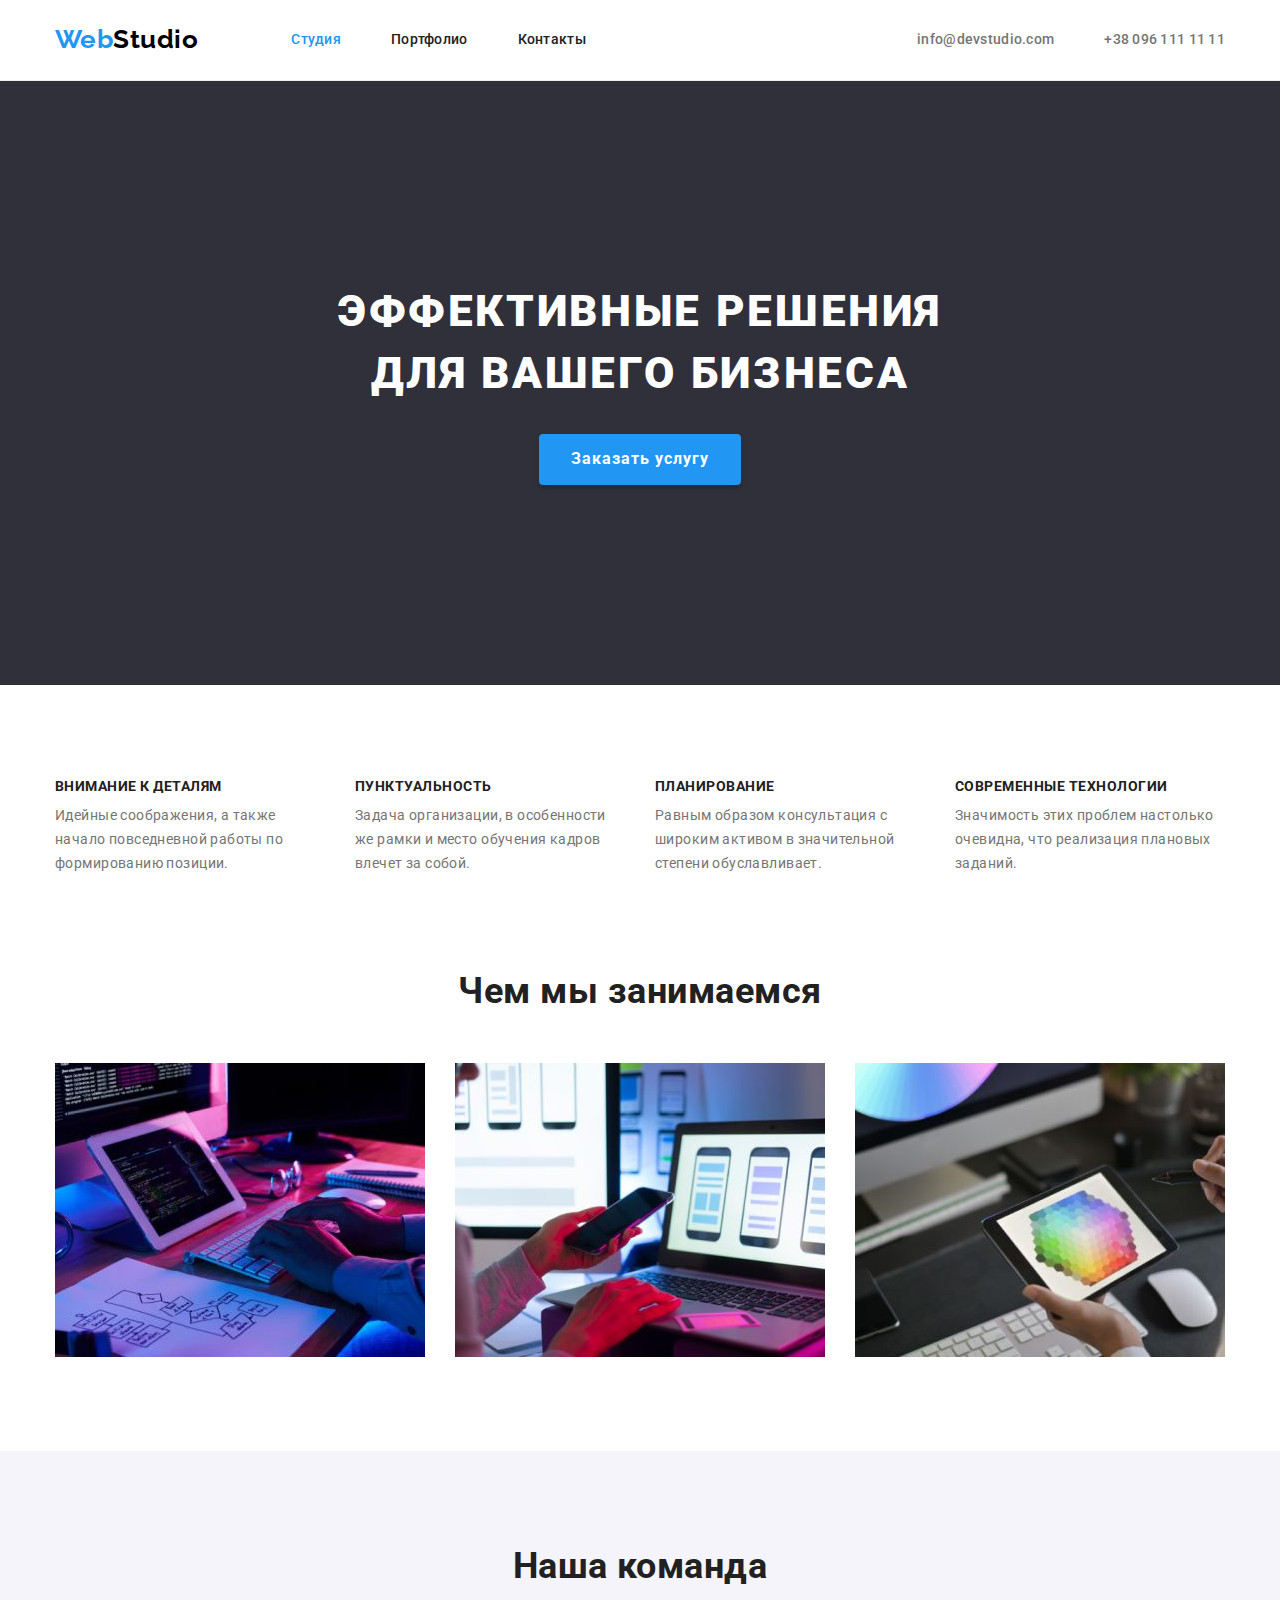
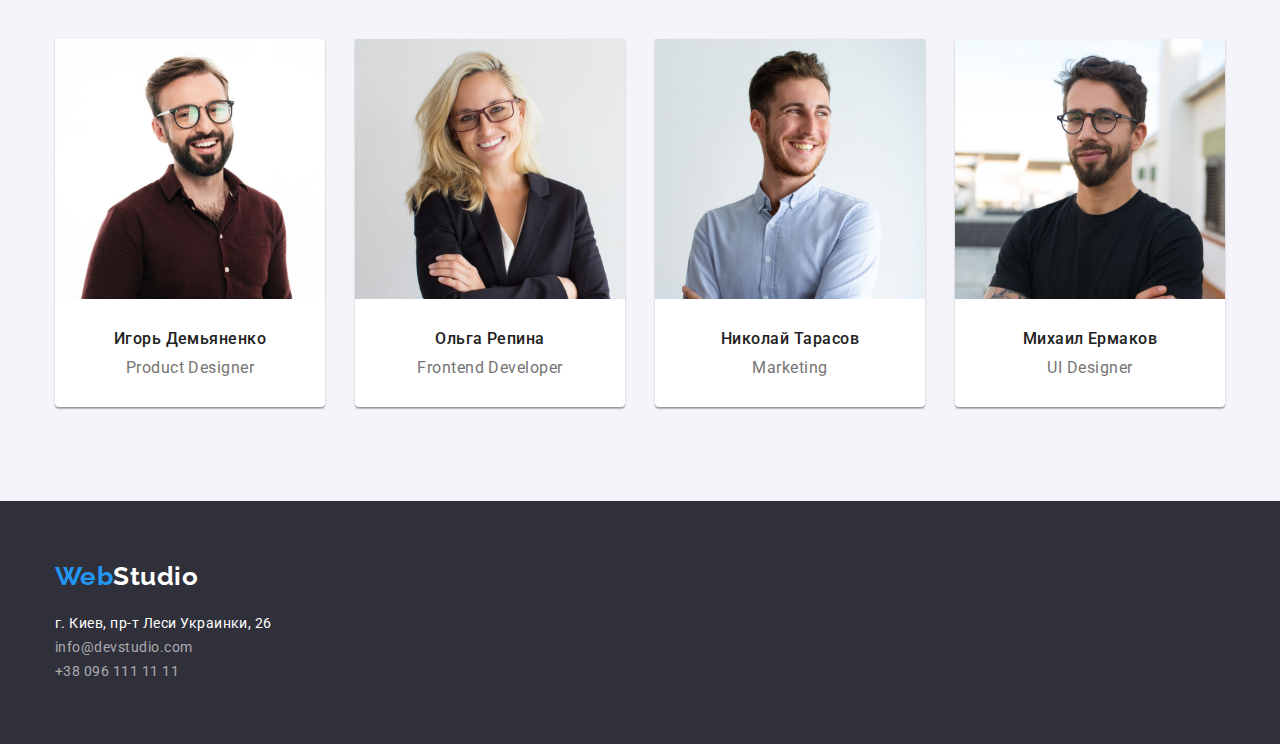
<file: index.html>
<!DOCTYPE html>
<html lang="ru">
  <head>
    <meta charset="UTF-8" />
    <meta http-equiv="X-UA-Compatible" content="IE=edge" />
    <meta name="viewport" content="width=device-width, initial-scale=1.0" />
    <title>Cтудия</title>
    <link rel="preconnect" href="https://fonts.googleapis.com" />
    <link rel="preconnect" href="https://fonts.gstatic.com" crossorigin />
    <link
      href="https://fonts.googleapis.com/css2?family=Raleway:wght@700&family=Roboto:wght@400;500;700;900&display=swap"
      rel="stylesheet"
    />
    <link
      rel="stylesheet"
      href="https://cdnjs.cloudflare.com/ajax/libs/modern-normalize/1.1.0/modern-normalize.min.css"
    />
    <link rel="stylesheet" href="./css/styles.css" />
  </head>
  <body>
    <!--Header-->
    <header class="header">
      <div class="container">
        <nav>
          <ul class="site-nav list">
            <li class="item">
              <a href="./index.html" class="logo" lang="en">
                <span class="logo-first-part">Web</span>Studio</a
              >
            </li>
            <li class="item"><a href="./index.html" class="link current">Студия</a></li>
            <li class="item"><a href="./portfolio.html" class="link">Портфолио</a></li>
            <li class="item"><a href="" class="link">Контакты</a></li>
          </ul>
        </nav>
        <ul class="contact-us list">
          <li class="item">
            <a href="mailto:info@devstudio.com" class="link">info@devstudio.com</a>
          </li>
          <li class="item">
            <a href="tel:+380961111111" class="link">+38 096 111 11 11</a>
          </li>
        </ul>
      </div>
    </header>
    <main>
      <!--Hero-->
      <section class="hero">
        <div class="container">
          <h1 class="title">
            Эффективные решения <br />
            для вашего бизнеса
          </h1>
          <button type="button" class="button">Заказать услугу</button>
        </div>
      </section>
      <!--Our advantages-->
      <section class="section advantages">
        <div class="container">
          <ul class="list-advantages list">
            <li class="item">
              <h3 class="subtitle">Внимание к деталям</h3>
              <p>
                Идейные соображения, а также начало повседневной работы по формированию позиции.
              </p>
            </li>
            <li class="item">
              <h3 class="subtitle">Пунктуальность</h3>
              <p>
                Задача организации, в особенности же рамки и место обучения кадров влечет за собой.
              </p>
            </li>
            <li class="item">
              <h3 class="subtitle">Планирование</h3>
              <p>
                Равным образом консультация с широким активом в значительной степени обуславливает.
              </p>
            </li>
            <li class="item">
              <h3 class="subtitle">Современные технологии</h3>
              <p>Значимость этих проблем настолько очевидна, что реализация плановых заданий.</p>
            </li>
          </ul>
        </div>
      </section>
      <!--What we do-->
      <section class="section">
        <div class="container work">
          <h2 class="title">Чем мы занимаемся</h2>
          <ul class="list works">
            <li class="item">
              <img src="./images/box1_what_we_do.jpg" alt="Десктопные приложения" width="370" />
            </li>
            <li class="item">
              <img src="./images/box2_what_we_do.jpg" alt="Мобильные приложения" width="370" />
            </li>
            <li class="item">
              <img src="./images/box3_what_we_do.jpg" alt="Дизайнерские решения" width="370" />
            </li>
          </ul>
        </div>
      </section>
      <!--Our team-->
      <section class="section our-team">
        <div class="container">
          <h2 class="title">Наша команда</h2>
          <ul class="list team">
            <li class="item">
              <img src="./images/team1.jpg" alt="Игорь Демьяненко" width="270" />
              <div class="team-item">
                <h3 class="subtitle">Игорь Демьяненко</h3>
                <p>Product Designer</p>
              </div>
            </li>
            <li class="item">
              <img src="./images/team2.jpg" alt="Ольга Репина" width="270" />

              <div class="team-item">
                <h3 class="subtitle">Ольга Репина</h3>
                <p>Frontend Developer</p>
              </div>
            </li>
            <li class="item">
              <img src="./images/team3.jpg" alt="Николай Тарасов" width="270" />

              <div class="team-item">
                <h3 class="subtitle">Николай Тарасов</h3>
                <p>Marketing</p>
              </div>
            </li>
            <li class="item">
              <img src="./images/team4.jpg" alt="Михаил Ермаков" width="270" />
              <div class="team-item">
                <h3 class="subtitle">Михаил Ермаков</h3>
                <p>UI Designer</p>
              </div>
            </li>
          </ul>
        </div>
      </section>
    </main>
    <!--Contacts-->
    <footer class="contacts">
      <div class="container footer">
        <a href="./index.html" class="logo" lang="en">
          <span class="logo-first-part">Web</span>Studio</a
        >
        <address>
          <ul class="list">
            <li><a href="" class="link adress">г. Киев, пр-т Леси Украинки, 26</a></li>
            <li><a href="mailto:info@devstudio.com" class="link">info@devstudio.com</a></li>
            <li><a href="tel:+380961111111" class="link">+38 096 111 11 11</a></li>
          </ul>
        </address>
      </div>
    </footer>
  </body>
</html>
</file>
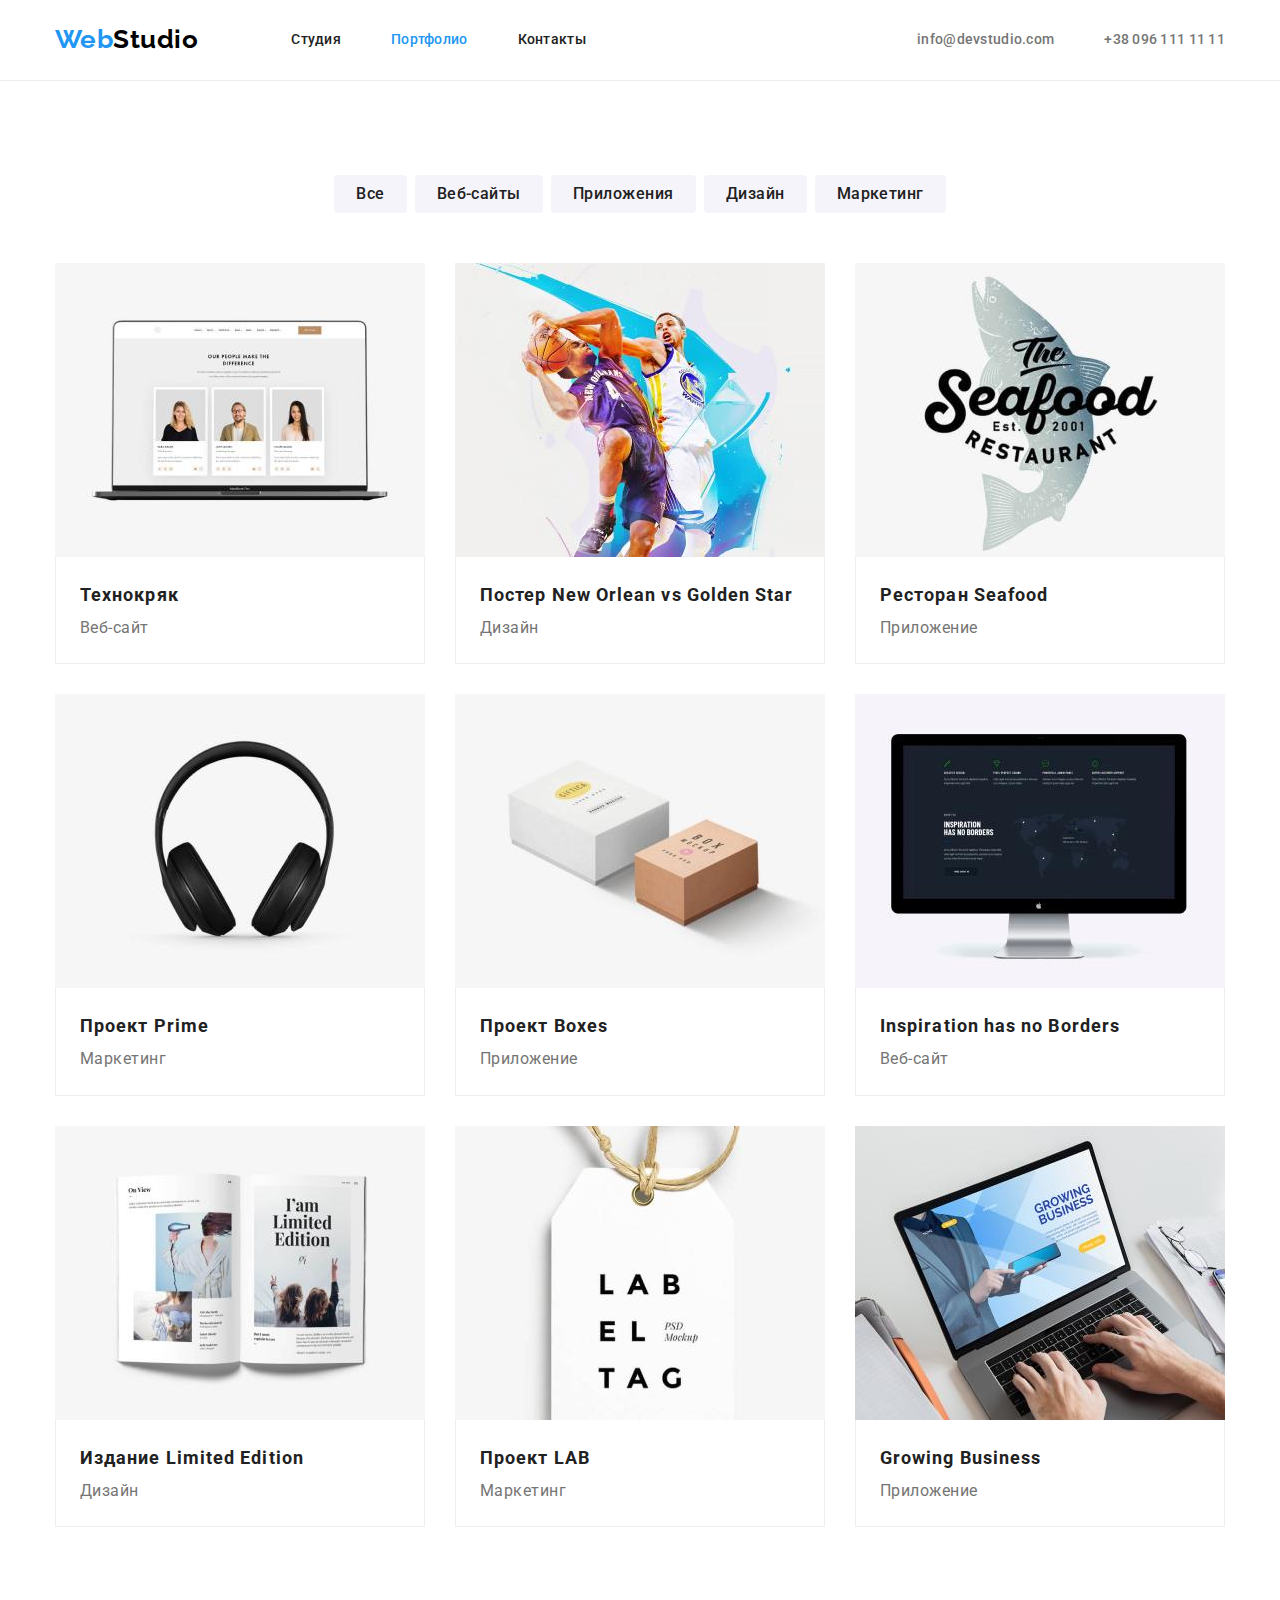
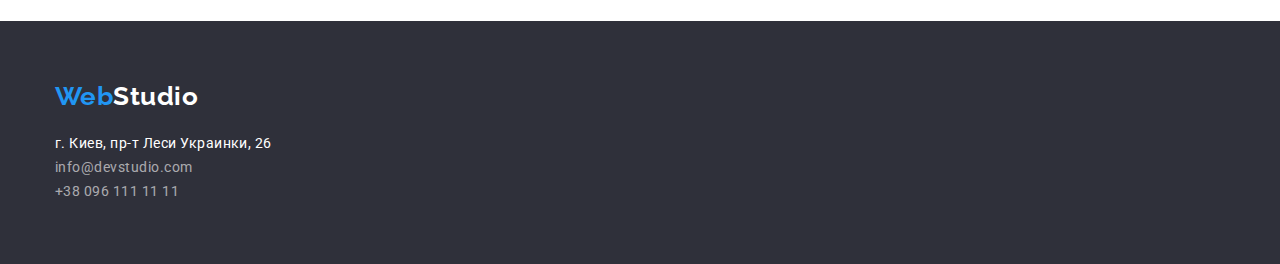
<file: portfolio.html>
<!DOCTYPE html>
<html lang="ru">
  <head>
    <meta charset="UTF-8" />
    <meta http-equiv="X-UA-Compatible" content="IE=edge" />
    <meta name="viewport" content="width=device-width, initial-scale=1.0" />
    <title>Портфолио</title>
    <link rel="preconnect" href="https://fonts.googleapis.com" />
    <link rel="preconnect" href="https://fonts.gstatic.com" crossorigin />
    <link
      href="https://fonts.googleapis.com/css2?family=Raleway:wght@700&family=Roboto:wght@400;500;700;900&display=swap"
      rel="stylesheet"
    />
    <link
      rel="stylesheet"
      href="https://cdnjs.cloudflare.com/ajax/libs/modern-normalize/1.1.0/modern-normalize.min.css"
    />
    <link rel="stylesheet" href="./css/styles.css" />
  </head>
  <body>
    <!--Header-->
    <header class="header">
      <div class="container">
        <nav>
          <ul class="site-nav list">
            <li class="item">
              <a href="./index.html" class="logo" lang="en">
                <span class="logo-first-part">Web</span>Studio</a
              >
            </li>
            <li class="item"><a href="./index.html" class="link">Студия</a></li>
            <li class="item"><a href="./portfolio.html" class="link current">Портфолио</a></li>
            <li class="item"><a href="" class="link">Контакты</a></li>
          </ul>
        </nav>
        <ul class="contact-us list">
          <li class="item">
            <a href="mailto:info@devstudio.com" class="link">info@devstudio.com</a>
          </li>
          <li class="item">
            <a href="tel:+380961111111" class="link">+38 096 111 11 11</a>
          </li>
        </ul>
      </div>
    </header>
    <main>
      <!-- Galery navigation-->
      <section class="portfolio">
        <div class="container">
          <h1 class="galery-examples">Примеры работ</h1>
          <ul class="list gallery-btn">
            <li class="item"><button type="button" class="gallery-button">Все</button></li>
            <li class="item"><button type="button" class="gallery-button">Веб-сайты</button></li>
            <li class="item"><button type="button" class="gallery-button">Приложения</button></li>
            <li class="item"><button type="button" class="gallery-button">Дизайн</button></li>
            <li class="item"><button type="button" class="gallery-button">Маркетинг</button></li>
          </ul>
          <!--Galery-->
          <ul class="gallery list">
            <li class="item">
              <img src="./images/project1.jpg" alt="Веб-сайт Технокряк" width="370" />
              <div class="card-content">
                <h2>Технокряк</h2>
                <p>Веб-сайт</p>
              </div>
            </li>
            <li class="item">
              <img
                src="./images/project2.jpg"
                alt="Дизайн постера баскетбольного матча"
                width="370"
              />
              <div class="card-content">
                <h2>Постер New Orlean vs Golden Star</h2>
                <p>Дизайн</p>
              </div>
            </li>
            <li class="item">
              <img
                src="./images/project3.jpg"
                alt="Приложение ресторана морепродуктов "
                width="370"
              />
              <div class="card-content">
                <h2>Ресторан Seafood</h2>
                <p>Приложение</p>
              </div>
            </li>
            <li class="item">
              <img src="./images/project4.jpg" alt="Маркетинг для проекта Прайм" width="370" />
              <div class="card-content">
                <h2>Проект Prime</h2>
                <p>Маркетинг</p>
              </div>
            </li>
            <li class="item">
              <img
                src="./images/project5.jpg"
                alt="Приложение для проекта подарочных боксов"
                width="370"
              />
              <div class="card-content">
                <h2>Проект Boxes</h2>
                <p>Приложение</p>
              </div>
            </li>
            <li class="item">
              <img
                src="./images/project6.jpg"
                alt="Веб-сайт у вдохновения нет границ"
                width="370"
              />
              <div class="card-content">
                <h2>Inspiration has no Borders</h2>
                <p>Веб-сайт</p>
              </div>
            </li>
            <li class="item">
              <img
                src="./images/project7.jpg"
                alt="Дизайн издания Ограниченый выпуск"
                width="370"
              />
              <div class="card-content">
                <h2>Издание Limited Edition</h2>
                <p>Дизайн</p>
              </div>
            </li>
            <li class="item">
              <img src="./images/project8.jpg" alt="Маркетинг для проекта Лаб " width="370" />
              <div class="card-content">
                <h2>Проект LAB</h2>
                <p>Маркетинг</p>
              </div>
            </li>
            <li class="item">
              <img src="./images/project9.jpg" alt="Приложение растущий бизнес" width="370" />
              <div class="card-content">
                <h2>Growing Business</h2>
                <p>Приложение</p>
              </div>
            </li>
          </ul>
        </div>
      </section>
    </main>
    <!--Contacts-->
    <footer class="contacts">
      <div class="container footer">
        <a href="./index.html" class="logo" lang="en">
          <span class="logo-first-part">Web</span>Studio</a
        >
        <address>
          <ul class="list">
            <li><a href="" class="link adress">г. Киев, пр-т Леси Украинки, 26</a></li>
            <li><a href="mailto:info@devstudio.com" class="link">info@devstudio.com</a></li>
            <li><a href="tel:+380961111111" class="link">+38 096 111 11 11</a></li>
          </ul>
        </address>
      </div>
    </footer>
  </body>
</html>
</file>
<file: css/styles.css>
/*Cброс стилей*/
h1,
h2,
h3,
h4,
h5,
h6,
p,
ul {
  margin-top: 0;
  margin-bottom: 0;
}
ul {
  padding-left: 0;
}
.list {
  list-style: none;
}
/* Переменные */
:root {
  --main-font-type: Roboto, sans-serif;
  --secondary-font-type: Raleway, sans-serif;
  --accent-color: #2196f3;
  --text-color: #757575;
  --title-color: #212121;
  --primary-white-color: #ffffff;
  --secondary-bcg-color: #f5f4fa;
  --footer-bcg-color: #2f303a;
  --logo-black-color: #000000;
  --gallery-btn-color: #f5f4fa;
  --main-margin: 30px;
}

/* Глобальные стили */
body {
  color: var(--text-color);
  background-color: var(--primary-white-color);
  font-family: var(--main-font-type);
  font-style: normal;
  font-weight: normal;
  letter-spacing: 0.03em;
}
.section {
  padding: 94px 0px;
}
.container {
  width: 1200px;
  padding-right: 15px;
  padding-left: 15px;
  margin: 0 auto;
}
img {
  display: block;
  max-width: 100%;
}
/* Хедер */
.header {
  border-bottom: 1px solid #ececec;
}
.header .container {
  display: flex;
  justify-content: space-between;
  padding-bottom: 0;
  align-items: center;
}

.logo {
  display: block;
  margin-right: 93px;
  color: var(--logo-black-color);
  font-family: var(--secondary-font-type);
  font-weight: bold;
  font-size: 26px;
  line-height: 1.2;
  text-decoration: none;
}
.logo-first-part {
  color: var(--accent-color);
}
/* Навигация сайта */

.site-nav {
  display: flex;
  align-items: center;
}
.site-nav .item + .item {
  margin-right: 50px;
}
.site-nav.list .link {
  display: block;
  padding-top: 32px;
  padding-bottom: 32px;
  color: var(--title-color);
  font-weight: 500;
  font-size: 14px;
  line-height: 1.14;
  letter-spacing: 0.02em;
  text-decoration: none;
}
.site-nav .link:hover,
.site-nav .link:focus {
  color: var(--accent-color);
}
.site-nav .link.current {
  color: var(--accent-color);
}
/* Контакты */
.contact-us {
  display: flex;
  align-items: center;
}

.contact-us .item + .item {
  margin-left: 50px;
}

.contact-us .link {
  display: block;
  padding-top: 32px;
  padding-bottom: 32px;
  color: var(--text-color);
  font-weight: 500;
  font-size: 14px;
  line-height: 1.14;
  letter-spacing: 0.02em;
  text-decoration: none;
}
.contact-us .link:hover,
.contact-us .link:focus {
  color: var(--accent-color);
}
/* Заголовки */
.section .title {
  color: var(--title-color);
  font-weight: bold;
  font-size: 36px;
  line-height: 1.2;
}
/* Герой*/
.hero {
  background: #2f303a;
  padding: 200px 0;
  text-align: center;
}
.hero .title {
  color: var(--primary-white-color);
  font-weight: 900;
  font-size: 44px;
  line-height: 1.4;
  letter-spacing: 0.06em;
  text-transform: uppercase;
  margin-bottom: 30px;
}
.hero .button {
  color: var(--primary-white-color);
  background-color: var(--accent-color);
  font-family: var(--main-font-type);
  font-weight: bold;
  font-size: 16px;
  line-height: 1.9;
  text-align: center;
  letter-spacing: 0.06em;
  border: none;
  border-radius: 4px;
  box-shadow: 0px 4px 4px rgba(0, 0, 0, 0.15);
  cursor: pointer;
  padding: 10px 32px;
}
.hero .button:hover,
.hero .button:focus {
  background-color: #188ce8;
}

/* Заголовки */
.section .title {
  color: var(--title-color);
  font-weight: bold;
  font-size: 36px;
  line-height: 1.2;
  text-align: center;
}
/* Преимущества */
.section.advantages {
  padding-bottom: 0px;
}
.list-advantages {
  display: flex;
}
.list-advantages .item {
  display: block;
  flex-basis: calc(100% / 4);
}
.list-advantages .item + .item {
  margin-left: 30px;
}
.section .list-advantages .subtitle {
  margin-bottom: 10px;
  color: var(--title-color);
  font-weight: bold;
  font-size: 14px;
  line-height: 1.14;
  text-transform: uppercase;
}
.list-advantages p {
  font-size: 14px;
  line-height: 1.71;
  letter-spacing: 0.03em;
}

/* Чем занимаемся */
.list.works {
  display: flex;
  flex-basis: calc(100% / 3);
  margin-top: 50px;
}
.list.works .item + .item {
  margin-left: 30px;
}
/* Команда */
.list.team {
  display: flex;
  flex-basis: calc(100% / 4);
  margin-top: 50px;
}
.list.team .item + .item {
  margin-left: 30px;
}
.list.team .item {
  background: #ffffff;
  box-shadow: 0px 1px 3px rgba(0, 0, 0, 0.12), 0px 1px 1px rgba(0, 0, 0, 0.14),
    0px 2px 1px rgba(0, 0, 0, 0.2);
  border-radius: 0px 0px 4px 4px;
}
.section.our-team {
  background-color: var(--secondary-bcg-color);
}
.team-item {
  padding: 30px 0px;
}
.list.team .subtitle {
  color: var(--title-color);
  font-weight: 500;
  font-size: 16px;
  line-height: 1.2;
  text-align: center;
  margin-bottom: 10px;
}
.list.team p {
  line-height: 1.2;
  text-align: center;
}
/* Footer */
.contacts {
  padding: 60px 0px;
}
.container.footer {
  margin-bottom: 0;
  /* padding-top: 60px;
  padding-bottom: 60px; */
}
.contacts {
  background-color: var(--footer-bcg-color);
}
footer .logo {
  color: var(--primary-white-color);
  margin-bottom: 20px;
}
footer .link {
  font-style: normal;
  font-size: 14px;
  line-height: 1.7;
  text-decoration: none;
  color: rgba(255, 255, 255, 0.6);
}
footer .link.adress {
  color: var(--primary-white-color);
}
footer .link:hover,
footer .link:focus {
  color: var(--accent-color);
}

/* Страница Портфолио */
.galery-examples {
  display: none;
}
/* Кнопки */
.portfolio {
  padding: 94px 0;
}

.gallery-button {
  color: var(--title-color);
  background-color: var(--gallery-btn-color);
  font-family: var(--main-font-type);
  font-weight: 500;
  font-size: 16px;
  line-height: 1.63;
  text-align: center;
  letter-spacing: 0.03em;
  border: none;
  border-radius: 4px;
  cursor: pointer;
  padding: 6px 22px;
}

.list.gallery-btn {
  display: flex;
  justify-content: center;
  margin-bottom: 50px;
}
.gallery-btn .item + .item {
  margin-left: 8px;
}
.gallery-button:hover,
.gallery-button:focus {
  color: var(--primary-white-color);
  background-color: var(--accent-color);
}
/* Галерея */

.gallery.list {
  display: flex;
  flex-wrap: wrap;
  margin-left: calc(-1 * var(--main-margin));
  margin-top: calc(-1 * var(--main-margin));
}
.gallery.list > .item {
  flex-basis: calc(100% / 3 - var(--main-margin));
  margin-left: var(--main-margin);
  margin-top: var(--main-margin);
  background: #ffffff;
}
.card-content {
  padding: 20px 24px;
  border-bottom: 1px solid #eeeeee;
  border-left: 1px solid #eeeeee;
  border-right: 1px solid #eeeeee;
}

.gallery h2 {
  color: var(--title-color);
  font-weight: bold;
  font-size: 18px;
  line-height: 2;
  letter-spacing: 0.06em;
}
.gallery p {
  color: var(--text-color);
  font-size: 16px;
  line-height: 1.9;
  letter-spacing: 0.03em;
}
</file>
